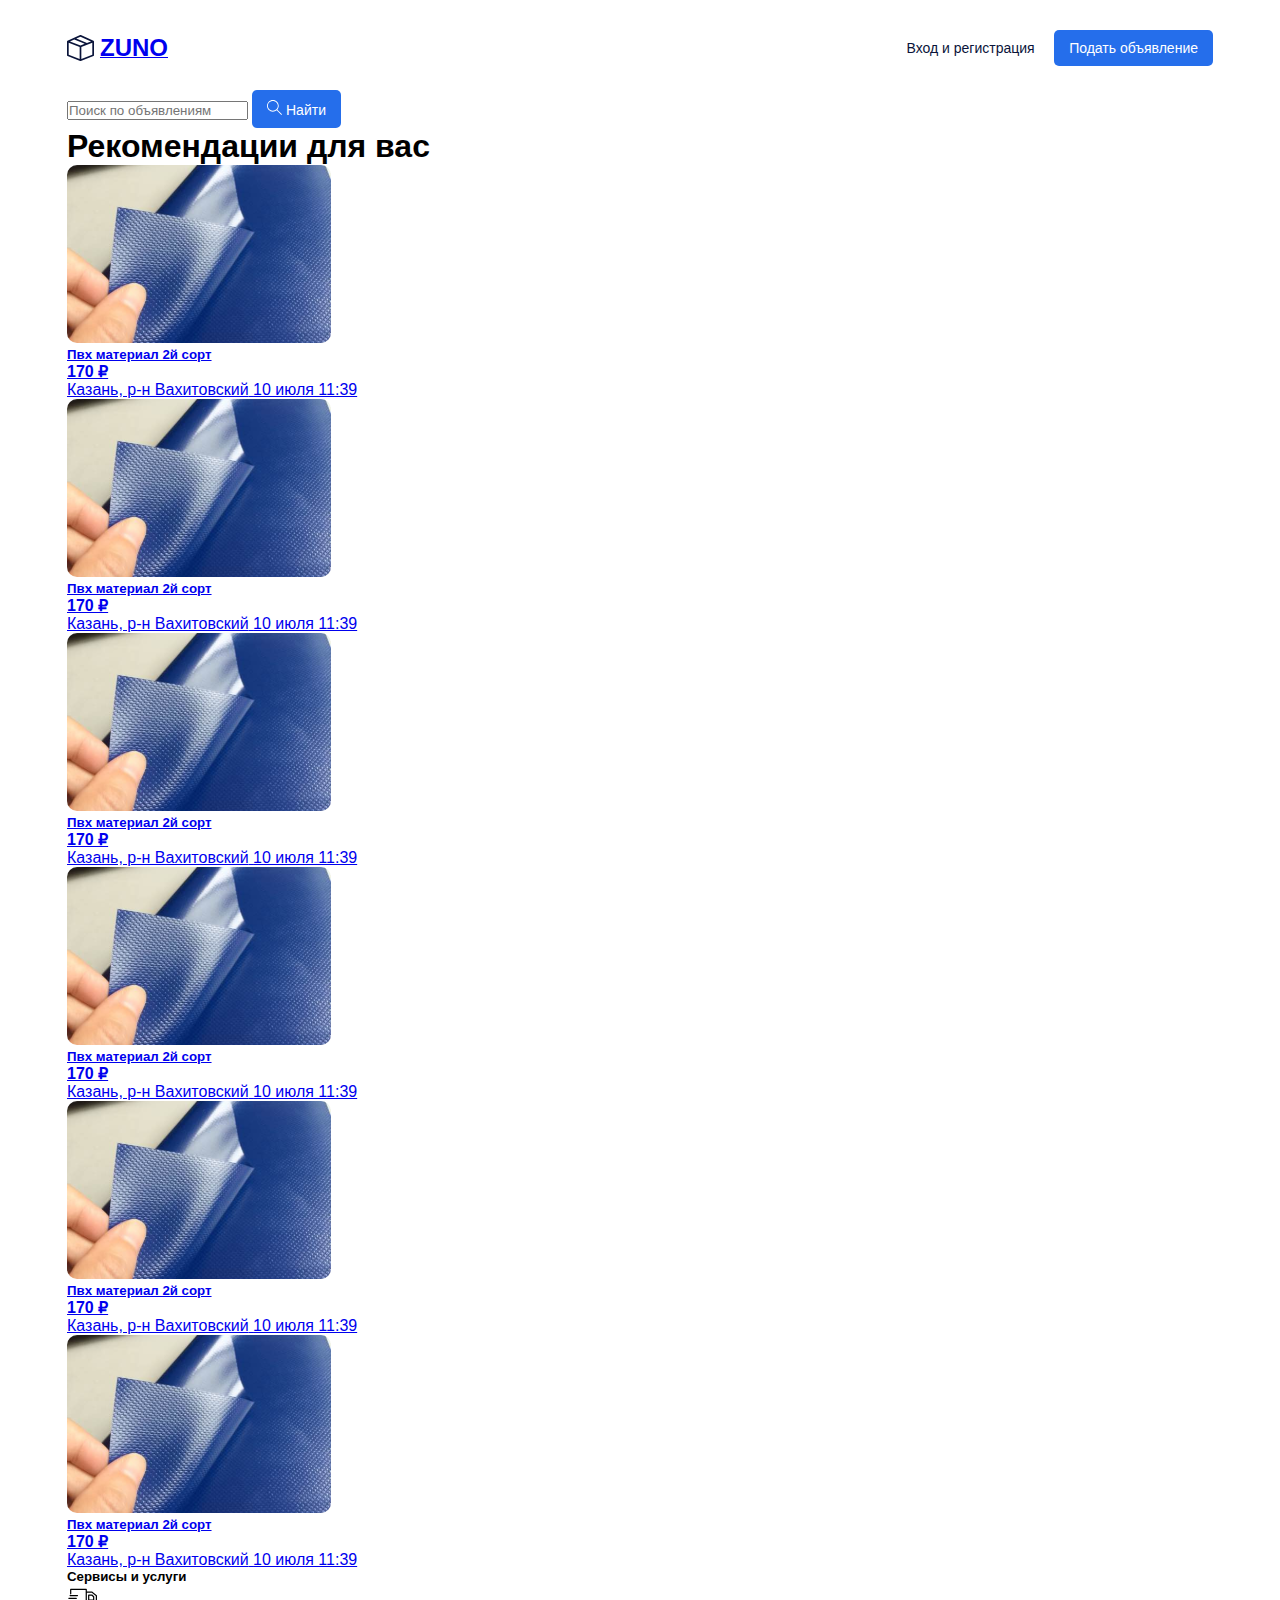
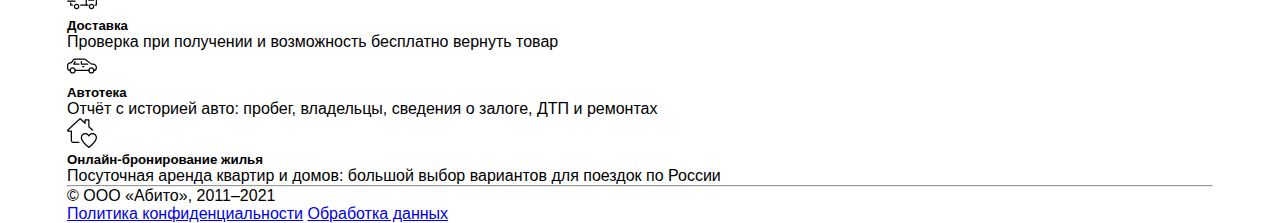
<file: index.html>
<!DOCTYPE html>
<html lang="en">
<head>
    <meta charset="UTF-8">
    <meta name="viewport" content="width=device-width, initial-scale=1.0">
    <link rel="stylesheet" href="style.css">
    <title>ZUNO</title>
</head>
<body>
    <header class="header">
        <div class="container">
            <div class="header-box">
                <div class="header-logo">
                    <img src="img/Vector.svg" alt="logo">
                    <a href="index.html"><span>ZUNO</span></a>
                </div>
                <div class="header-controls">
                    <button class="btn btn-outline">Вход и регистрация</button>
                    <button class="btn btn-primary">Подать объявление</button>
                </div>

                <div class="header-burger">
                    <img src="img/menu.svg" alt="menu">
                </div>


            </div>
        </div>
    </header>
    <main>
        <section class="search">
            <div class="container">
                <div class="search-box">
                    <input type="text" placeholder="Поиск по объявлениям">
                    <button class="btn btn-primary search-btn">
                        <img class="search-btn__icon" src="img/search.svg" alt="">
                        <span class="search-btn__text">Найти</span>
                    </button>
                </div>
            </div>
        </section>
        <section class="content">
            <div class="container">
                <div class="content-box">
                    <div class="containt-main">
                        <h1 class="contentt-main__title">Рекомендации для вас</h1>
                        <div class="contentt-main__list">
                            <a href="product.html" class="contentt-main__list-item">
                                <div class="contentt-main__list-item--img">
                                    <img src="img/cardImg.svg" alt="card">
                                </div>
                                <h5 class="contentt-main__list-item--title">Пвх материал 2й сорт</h3>
                                    <strong class="contentt-main__list-item--price">170 ₽</strong>
                                    <div class="contentt-main__list-item--desc-box">
                                        <span class="contentt-main__list-item--desc">Казань, р-н Вахитовский</span>
                                        <span class="contentt-main__list-item--desc">10 июля 11:39</span>
                                    </div>
                            </a>
                            <a href="product.html" class="contentt-main__list-item">
                                <div class="contentt-main__list-item--img">
                                    <img src="img/cardImg.svg" alt="card">
                                </div>
                                <h5 class="contentt-main__list-item--title">Пвх материал 2й сорт</h3>
                                    <strong class="contentt-main__list-item--price">170 ₽</strong>
                                    <div class="contentt-main__list-item--desc-box">
                                        <span class="contentt-main__list-item--desc">Казань, р-н Вахитовский</span>
                                        <span class="contentt-main__list-item--desc">10 июля 11:39</span>
                                    </div>
                            </a>
                            <a href="product.html" class="contentt-main__list-item">
                                <div class="contentt-main__list-item--img">
                                    <img src="img/cardImg.svg" alt="card">
                                </div>
                                <h5 class="contentt-main__list-item--title">Пвх материал 2й сорт</h3>
                                    <strong class="contentt-main__list-item--price">170 ₽</strong>
                                    <div class="contentt-main__list-item--desc-box">
                                        <span class="contentt-main__list-item--desc">Казань, р-н Вахитовский</span>
                                        <span class="contentt-main__list-item--desc">10 июля 11:39</span>
                                    </div>
                            </a>
                            <a href="product.html" class="contentt-main__list-item">
                                <div class="contentt-main__list-item--img">
                                    <img src="img/cardImg.svg" alt="card">
                                </div>
                                <h5 class="contentt-main__list-item--title">Пвх материал 2й сорт</h3>
                                    <strong class="contentt-main__list-item--price">170 ₽</strong>
                                    <div class="contentt-main__list-item--desc-box">
                                        <span class="contentt-main__list-item--desc">Казань, р-н Вахитовский</span>
                                        <span class="contentt-main__list-item--desc">10 июля 11:39</span>
                                    </div>
                            </a>
                            <a href="product.html" class="contentt-main__list-item">
                                <div class="contentt-main__list-item--img">
                                    <img src="img/cardImg.svg" alt="card">
                                </div>
                                <h5 class="contentt-main__list-item--title">Пвх материал 2й сорт</h3>
                                    <strong class="contentt-main__list-item--price">170 ₽</strong>
                                    <div class="contentt-main__list-item--desc-box">
                                        <span class="contentt-main__list-item--desc">Казань, р-н Вахитовский</span>
                                        <span class="contentt-main__list-item--desc">10 июля 11:39</span>
                                    </div>
                            </a>
                            <a href="product.html" class="contentt-main__list-item">
                                <div class="contentt-main__list-item--img">
                                    <img src="img/cardImg.svg" alt="card">
                                </div>
                                <h5 class="contentt-main__list-item--title">Пвх материал 2й сорт</h3>
                                    <strong class="contentt-main__list-item--price">170 ₽</strong>
                                    <div class="contentt-main__list-item--desc-box">
                                        <span class="contentt-main__list-item--desc">Казань, р-н Вахитовский</span>
                                        <span class="contentt-main__list-item--desc">10 июля 11:39</span>
                                    </div>
                            </a>
                           
                        </div>
                    
                </div>
                <div class="contet-side">
                    <h5 class="content-side__title">Сервисы и услуги</h5>
                    <div class="content-side__dox">
                        <div class="content-side__list">
                            <div class="content-side__list-item">
                                <img class="content-side__list-item--img" src="img/001-delivery-truck 1.svg" alt="">
                                <h5 class="content-side__list-item--title">Доставка</h5>
                                <p class="content-side__list-item--text">Проверка при получении и возможность бесплатно вернуть товар</p>
                            </div>
                            <div class="content-side__list-item">
                                <img class="content-side__list-item--img" src="img/002-sedan 1.svg"">
                                <h5 class="content-side__list-item--title">Автотека</h5>
                                <p class="content-side__list-item--text">Отчёт с историей авто: пробег, владельцы, сведения о залоге, ДТП и ремонтах</p>
                            </div>
                            <div class="content-side__list-item">
                                <img class="content-side__list-item--img" src="img/love 1.svg" alt="">
                                <h5 class="content-side__list-item--title">Онлайн-бронирование жилья</h5>
                                <p class="content-side__list-item--text">Посуточная аренда квартир и домов: большой выбор вариантов для поездок по России</p>
                            </div>
                        </div>
                        <hr>
                        <div class="content-side__footer">
                            <p class="content-side__footer--item">© ООО «Абито», 2011–2021</p>
                            <a href="#" class="content-side__footer--item">Политика конфиденциальности</a>
                            <a href="#" class="content-side__footer--item">Обработка данных</a>
                        </div>
                    </div>
                </div>
                </div>
            </div>
        </section>
    </main>
    
</body>
</html>
</file>
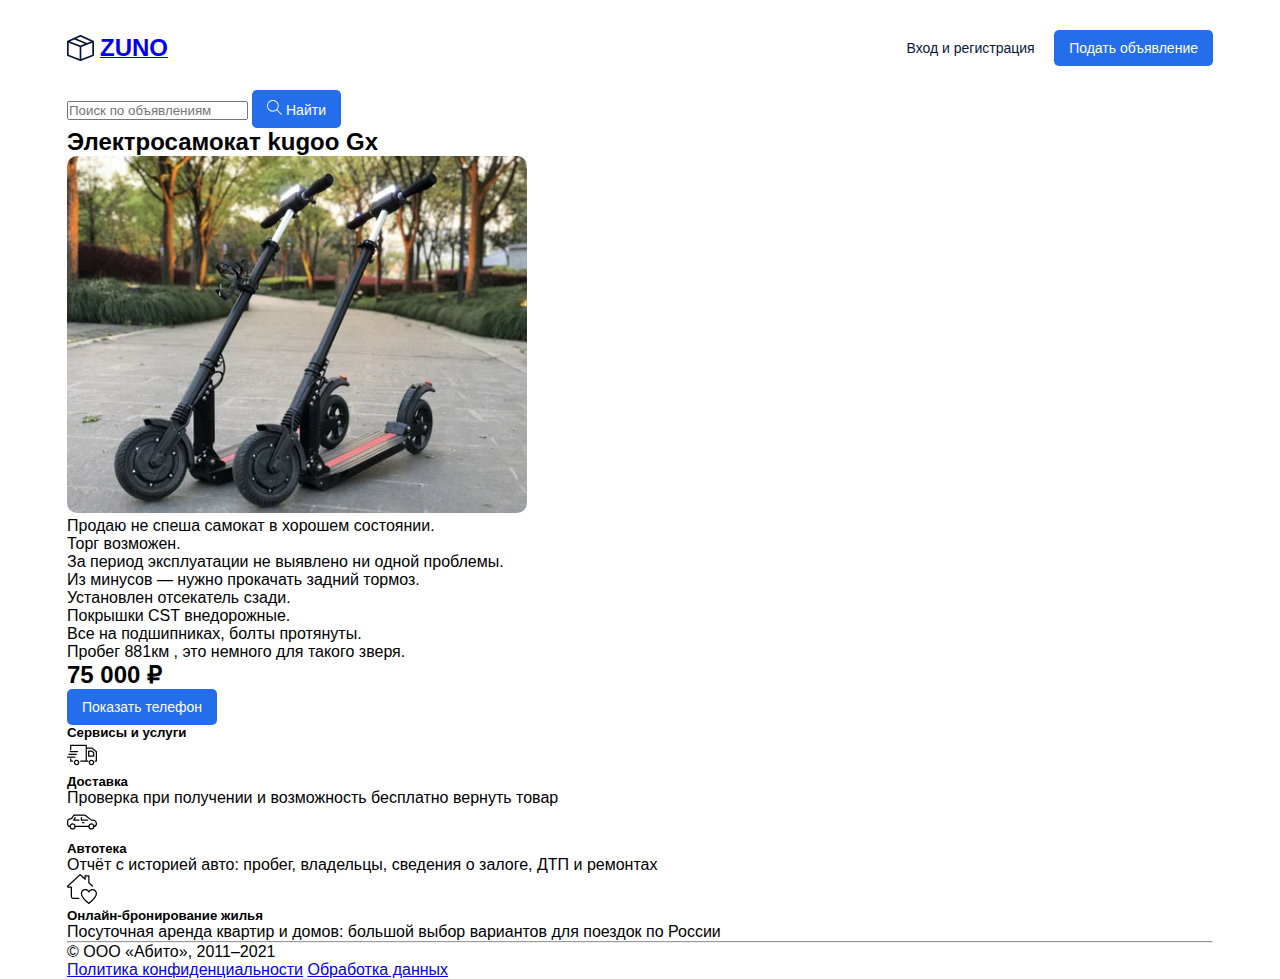
<file: product.html>
<!DOCTYPE html>
<html lang="en">
<head>
    <meta charset="UTF-8">
    <meta name="viewport" content="width=device-width, initial-scale=1.0">
    <link rel="stylesheet" href="style.css">
    <title>ZUNO</title>
</head>
<body>
    <header class="header">
        <div class="container">
            <div class="header-box">
                <div class="header-logo">
                    <img src="img/Vector.svg" alt="logo">
                    <a href="index.html"><span>ZUNO</span></a>
                </div>
                <div class="header-controls">
                    <button class="btn btn-outline">Вход и регистрация</button>
                    <button class="btn btn-primary">Подать объявление</button>
                </div>

                <div class="header-burger">
                    <img src="img/menu.svg" alt="menu">
                </div>


            </div>
        </div>
    </header>
    <main>
        <section class="search">
            <div class="container">
                <div class="search-box">
                    <input type="text" placeholder="Поиск по объявлениям">
                    <button class="btn btn-primary search-btn">
                        <img class="search-btn__icon" src="img/search.svg" alt="">
                        <span class="search-btn__text">Найти</span>
                    </button>
                </div>
            </div>
        </section>
        <section class="content">
            <div class="container">
                <div class="content-box">
                    <div class="content-product">
                        <div class="content-product__left">
                            <h2 class="content-product__title">Электросамокат kugoo Gx</h2>
                            <img class="content-product__img" src="img/Rectangle 3.svg" alt="">
                            <p class="content-product__text">
                                Продаю не спеша самокат в хорошем состоянии. <br>
                                Торг возможен. <br>
                                За период эксплуатации не выявлено ни одной проблемы. <br>
                                Из минусов — нужно прокачать задний тормоз. <br>
                                Установлен отсекатель сзади. <br>
                                Покрышки CST внедорожные. <br>
                                Все на подшипниках, болты протянуты. <br>
                                Пробег 881км , это немного для такого зверя. <br>
                            </p>
                        </div>
                        <div class="contentt-product__right">
                            <h2 class="content-product__price">75 000 ₽</h2>
                            <button class="btn btn-primary btn-large">Показать телефон</button>
                        </div>
                        
                    
                </div>
                <div class="contet-side">
                    <h5 class="content-side__title">Сервисы и услуги</h5>
                    <div class="content-side__dox">
                        <div class="content-side__list">
                            <div class="content-side__list-item">
                                <img class="content-side__list-item--img" src="img/001-delivery-truck 1.svg" alt="">
                                <h5 class="content-side__list-item--title">Доставка</h5>
                                <p class="content-side__list-item--text">Проверка при получении и возможность бесплатно вернуть товар</p>
                            </div>
                            <div class="content-side__list-item">
                                <img class="content-side__list-item--img" src="img/002-sedan 1.svg"">
                                <h5 class="content-side__list-item--title">Автотека</h5>
                                <p class="content-side__list-item--text">Отчёт с историей авто: пробег, владельцы, сведения о залоге, ДТП и ремонтах</p>
                            </div>
                            <div class="content-side__list-item">
                                <img class="content-side__list-item--img" src="img/love 1.svg" alt="">
                                <h5 class="content-side__list-item--title">Онлайн-бронирование жилья</h5>
                                <p class="content-side__list-item--text">Посуточная аренда квартир и домов: большой выбор вариантов для поездок по России</p>
                            </div>
                        </div>
                        <hr>
                        <div class="content-side__footer">
                            <p class="content-side__footer--item">© ООО «Абито», 2011–2021</p>
                            <a href="#" class="content-side__footer--item">Политика конфиденциальности</a>
                            <a href="#" class="content-side__footer--item">Обработка данных</a>
                        </div>
                    </div>
                </div>
                </div>
            </div>
        </section>
    </main>
    
</body>
</html>
</file>
<file: style.css>
* {
    margin: 0;
    padding: 0;
    box-sizing: border-box;
}

body {
    font-family: sans-serif;
}

.container {
    width: 100%;
    max-width: 1170px;
    padding: 0 12px;
    margin: 0 auto;

    
}

.btn {
    line-height: 16px;
    font-size: 14px;
    font-weight: 400;
    padding: 10px 15px 10px 15px;
    border-radius: 5px;
    border: none;
}

.btn-outline {
    background-color: transparent;
    
    color: #0A143A;
}

.btn-primary {
    background: #256EEB;
    color: #fff;
}

.header {
    padding: 30px;
    padding-bottom: 24px;
}

.header-box {
    display: flex;
    justify-content: space-between;
    align-items: center;
}

.header-logo {
    display: flex;
    justify-content: flex-start;
    align-items: center;
}


.header-logo span {
    line-height: 28px;
    font-size: 24px;
    font-weight: 700;
    margin-left: 6px;
}

.header-burger {
    width: 30px;
    height: 19px;
    display: none;
}



@media(max-width: 1200px) {
    .container {
        max-width: 930px;
    }
}

@media(max-width: 991px) {
    .container {
        max-width: 730px;
    }
}

@media(max-width: 786px) {
    .container {
        max-width: 100%;
    }
    .header-burger {
    width: 30px;
    height: 19px;
    display: block;
    }
    .header-controls {
        display: none;
    }

}
</file>
